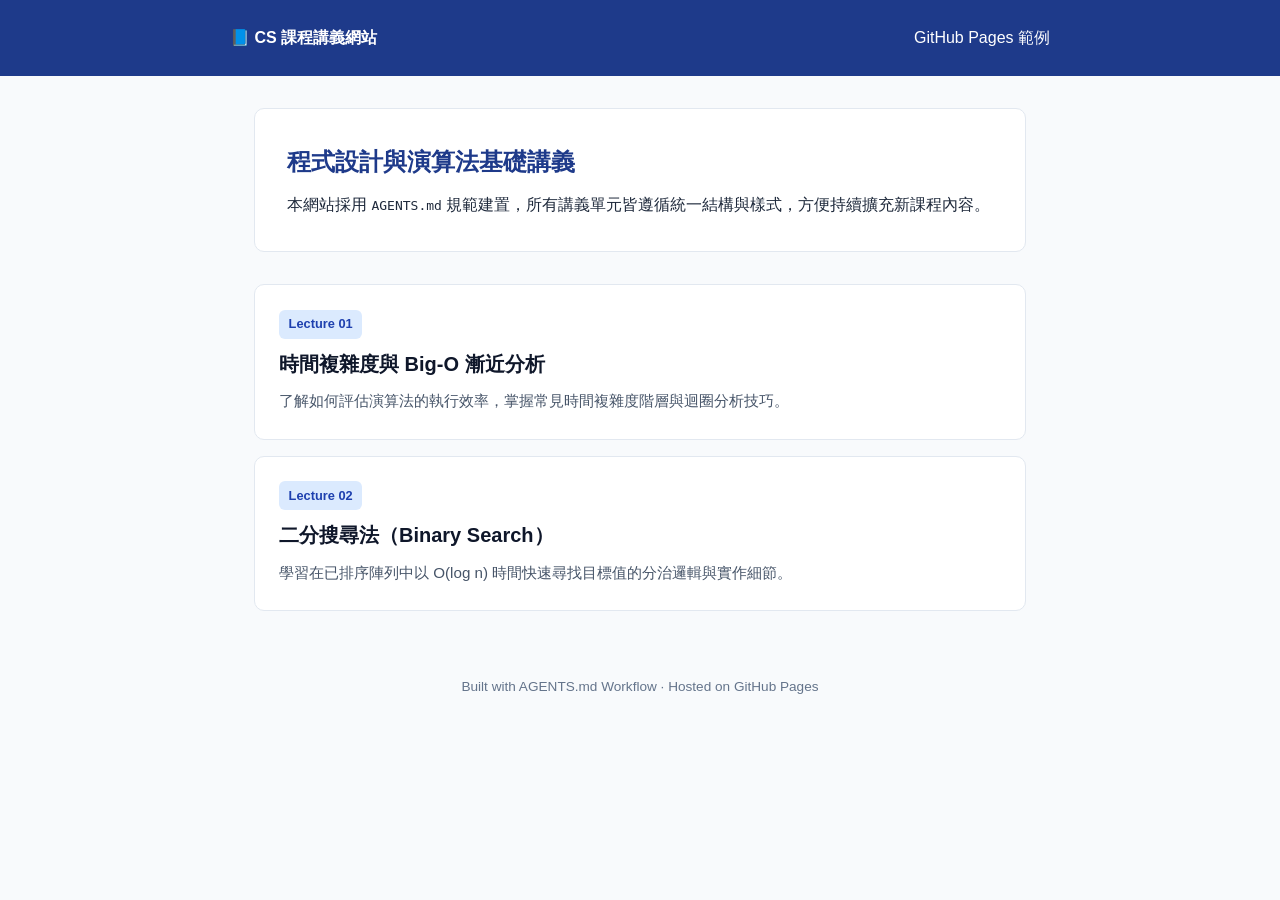
<file: index.html>
<!DOCTYPE html>
<html lang="zh-Hant">
<head>
  <meta charset="UTF-8">
  <meta name="viewport" content="width=device-width, initial-scale=1.0">
  <title>程式設計與演算法課程講義</title>
  <link rel="stylesheet" href="style.css">
</head>
<body>
  <header>
    <div class="container">
      <strong>📘 CS 課程講義網站</strong>
      <span>GitHub Pages 範例</span>
    </div>
  </header>

  <main>
    <section class="hero">
      <h1>程式設計與演算法基礎講義</h1>
      <p>本網站採用 <code>AGENTS.md</code> 規範建置，所有講義單元皆遵循統一結構與樣式，方便持續擴充新課程內容。</p>
    </section>

    <ul class="lesson-list">
      <li class="lesson-item">
        <a href="lectures/lec01-complexity.html">
          <span class="badge">Lecture 01</span>
          <h2>時間複雜度與 Big-O 漸近分析</h2>
          <p>了解如何評估演算法的執行效率，掌握常見時間複雜度階層與迴圈分析技巧。</p>
        </a>
      </li>

      <li class="lesson-item">
        <a href="lectures/lec02-binary-search.html">
          <span class="badge">Lecture 02</span>
          <h2>二分搜尋法（Binary Search）</h2>
          <p>學習在已排序陣列中以 O(log n) 時間快速尋找目標值的分治邏輯與實作細節。</p>
        </a>
      </li>
    </ul>
  </main>

  <footer>
    <p>Built with AGENTS.md Workflow · Hosted on GitHub Pages</p>
  </footer>
</body>
</html>
</file>
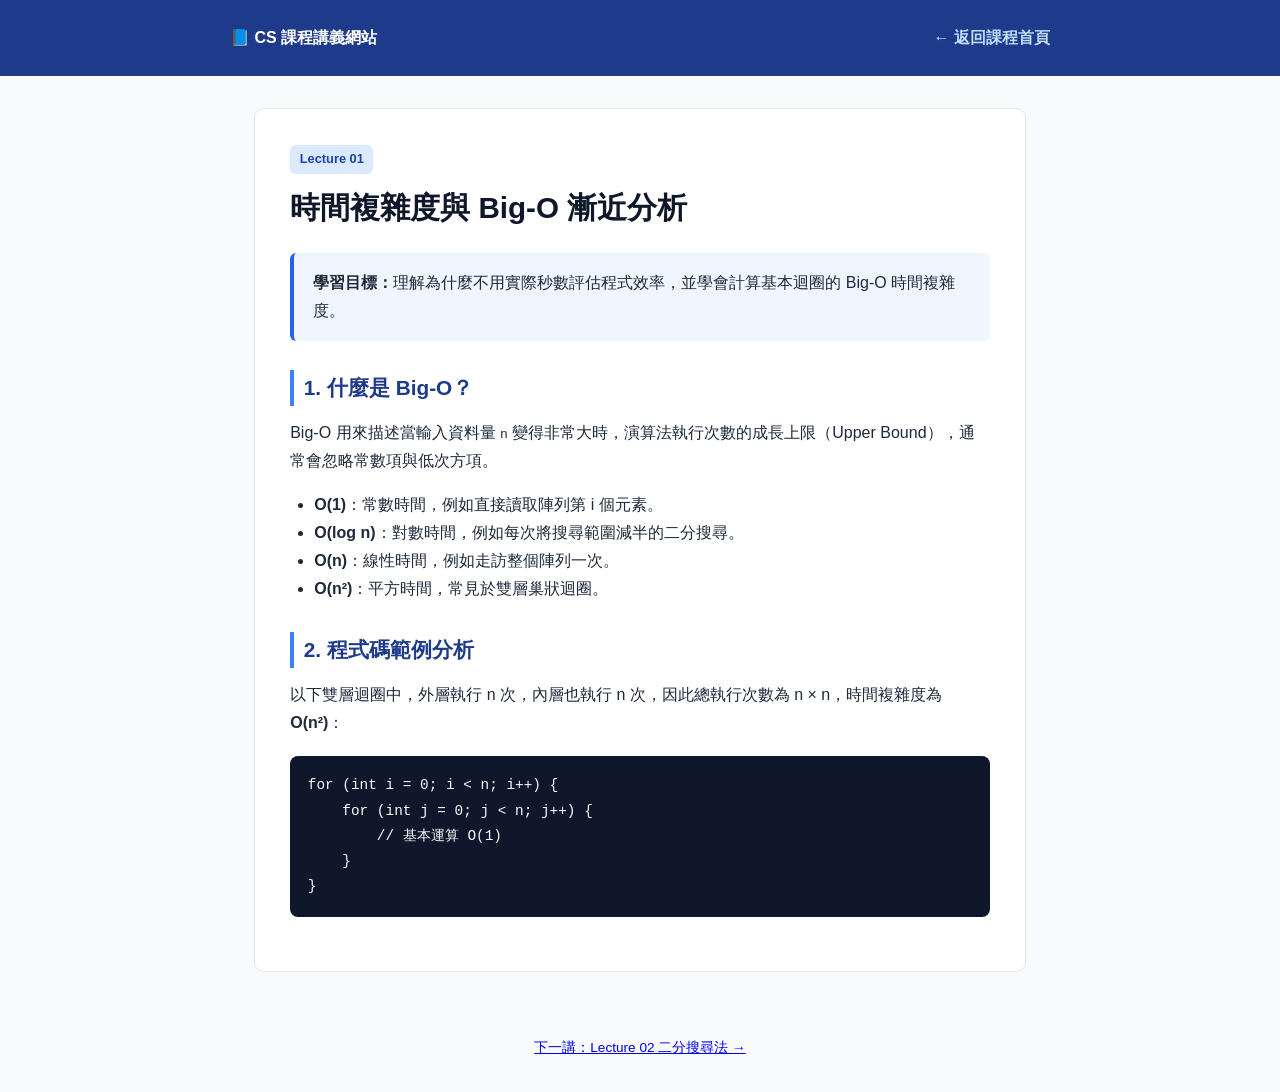
<file: lectures/lec01-complexity.html>
<!DOCTYPE html>
<html lang="zh-Hant">
<head>
  <meta charset="UTF-8">
  <meta name="viewport" content="width=device-width, initial-scale=1.0">
  <title>Lecture 01：時間複雜度與 Big-O 分析</title>
  <link rel="stylesheet" href="../style.css">
</head>
<body>
  <header>
    <div class="container">
      <strong>📘 CS 課程講義網站</strong>
      <a href="../index.html">← 返回課程首頁</a>
    </div>
  </header>

  <main>
    <article class="lecture-card">
      <span class="badge">Lecture 01</span>
      <h1>時間複雜度與 Big-O 漸近分析</h1>

      <div class="note-box">
        <strong>學習目標：</strong>理解為什麼不用實際秒數評估程式效率，並學會計算基本迴圈的 Big-O 時間複雜度。
      </div>

      <h2>1. 什麼是 Big-O？</h2>
      <p>Big-O 用來描述當輸入資料量 <code>n</code> 變得非常大時，演算法執行次數的成長上限（Upper Bound），通常會忽略常數項與低次方項。</p>
      <ul>
        <li><strong>O(1)</strong>：常數時間，例如直接讀取陣列第 i 個元素。</li>
        <li><strong>O(log n)</strong>：對數時間，例如每次將搜尋範圍減半的二分搜尋。</li>
        <li><strong>O(n)</strong>：線性時間，例如走訪整個陣列一次。</li>
        <li><strong>O(n²)</strong>：平方時間，常見於雙層巢狀迴圈。</li>
      </ul>

      <h2>2. 程式碼範例分析</h2>
      <p>以下雙層迴圈中，外層執行 n 次，內層也執行 n 次，因此總執行次數為 n × n，時間複雜度為 <strong>O(n²)</strong>：</p>
      <pre><code>for (int i = 0; i &lt; n; i++) {
    for (int j = 0; j &lt; n; j++) {
        // 基本運算 O(1)
    }
}</code></pre>
    </article>
  </main>

  <footer>
    <p><a href="lec02-binary-search.html">下一講：Lecture 02 二分搜尋法 →</a></p>
  </footer>
</body>
</html>
</file>
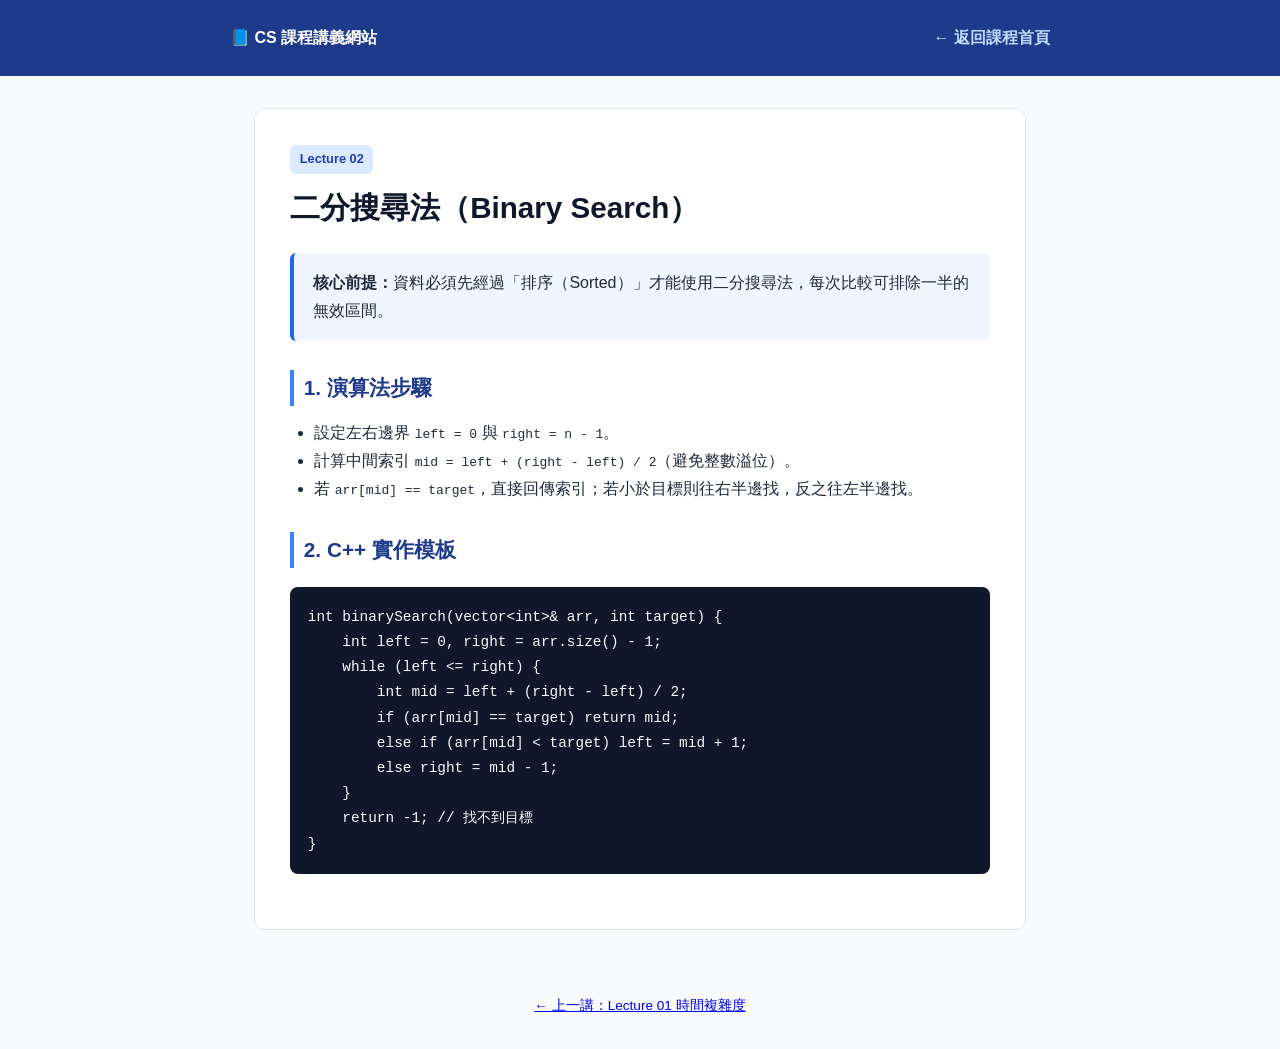
<file: lectures/lec02-binary-search.html>
<!DOCTYPE html>
<html lang="zh-Hant">
<head>
  <meta charset="UTF-8">
  <meta name="viewport" content="width=device-width, initial-scale=1.0">
  <title>Lecture 02：二分搜尋法</title>
  <link rel="stylesheet" href="../style.css">
</head>
<body>
  <header>
    <div class="container">
      <strong>📘 CS 課程講義網站</strong>
      <a href="../index.html">← 返回課程首頁</a>
    </div>
  </header>

  <main>
    <article class="lecture-card">
      <span class="badge">Lecture 02</span>
      <h1>二分搜尋法（Binary Search）</h1>

      <div class="note-box">
        <strong>核心前提：</strong>資料必須先經過「排序（Sorted）」才能使用二分搜尋法，每次比較可排除一半的無效區間。
      </div>

      <h2>1. 演算法步驟</h2>
      <ul>
        <li>設定左右邊界 <code>left = 0</code> 與 <code>right = n - 1</code>。</li>
        <li>計算中間索引 <code>mid = left + (right - left) / 2</code>（避免整數溢位）。</li>
        <li>若 <code>arr[mid] == target</code>，直接回傳索引；若小於目標則往右半邊找，反之往左半邊找。</li>
      </ul>

      <h2>2. C++ 實作模板</h2>
      <pre><code>int binarySearch(vector&lt;int&gt;&amp; arr, int target) {
    int left = 0, right = arr.size() - 1;
    while (left &lt;= right) {
        int mid = left + (right - left) / 2;
        if (arr[mid] == target) return mid;
        else if (arr[mid] &lt; target) left = mid + 1;
        else right = mid - 1;
    }
    return -1; // 找不到目標
}</code></pre>
    </article>
  </main>

  <footer>
    <p><a href="lec01-complexity.html">← 上一講：Lecture 01 時間複雜度</a></p>
  </footer>
</body>
</html>
</file>
<file: style.css>
* {
  box-sizing: border-box;
  margin: 0;
  padding: 0;
}

body {
  font-family: -apple-system, BlinkMacSystemFont, "Segoe UI", Roboto, "Noto Sans TC", sans-serif;
  background-color: #f8fafc;
  color: #1e293b;
  line-height: 1.75;
}

header {
  background-color: #1e3a8a;
  color: #ffffff;
  padding: 1.5rem 2rem;
}

header .container {
  max-width: 820px;
  margin: 0 auto;
  display: flex;
  justify-content: space-between;
  align-items: center;
}

header a {
  color: #bfdbfe;
  text-decoration: none;
  font-weight: 600;
}

header a:hover {
  color: #ffffff;
}

main {
  max-width: 820px;
  margin: 2rem auto;
  padding: 0 1.5rem;
}

.hero {
  background: #ffffff;
  padding: 2rem;
  border-radius: 10px;
  border: 1px solid #e2e8f0;
  margin-bottom: 2rem;
}

.hero h1 {
  color: #1e3a8a;
  margin-bottom: 0.5rem;
}

.lesson-list {
  list-style: none;
  display: flex;
  flex-direction: column;
  gap: 1rem;
}

.lesson-item {
  background: #ffffff;
  border: 1px solid #e2e8f0;
  border-radius: 10px;
  padding: 1.5rem;
  transition: transform 0.15s, border-color 0.15s;
}

.lesson-item:hover {
  transform: translateY(-2px);
  border-color: #3b82f6;
}

.lesson-item a {
  text-decoration: none;
  color: inherit;
  display: block;
}

.badge {
  display: inline-block;
  background: #dbeafe;
  color: #1e40af;
  font-size: 0.8rem;
  font-weight: 700;
  padding: 0.2rem 0.6rem;
  border-radius: 6px;
  margin-bottom: 0.5rem;
}

.lesson-item h2 {
  font-size: 1.25rem;
  color: #0f172a;
  margin-bottom: 0.4rem;
}

.lesson-item p {
  color: #475569;
  font-size: 0.95rem;
}

.lecture-card {
  background: #ffffff;
  border: 1px solid #e2e8f0;
  border-radius: 10px;
  padding: 2.2rem;
}

.lecture-card h1 {
  color: #0f172a;
  margin-bottom: 1rem;
  font-size: 1.85rem;
}

.lecture-card h2 {
  color: #1e3a8a;
  margin: 1.8rem 0 0.8rem;
  padding-left: 0.6rem;
  border-left: 4px solid #3b82f6;
  font-size: 1.3rem;
}

.lecture-card p, .lecture-card ul {
  margin-bottom: 1rem;
}

.lecture-card ul {
  padding-left: 1.5rem;
}

.note-box {
  background: #eff6ff;
  border-left: 4px solid #2563eb;
  padding: 1rem 1.2rem;
  border-radius: 6px;
  margin: 1.2rem 0;
}

pre {
  background: #0f172a;
  color: #f8fafc;
  padding: 1.1rem;
  border-radius: 8px;
  overflow-x: auto;
  margin: 1.2rem 0;
  font-family: Consolas, Monaco, monospace;
  font-size: 0.9rem;
}

footer {
  text-align: center;
  color: #64748b;
  font-size: 0.85rem;
  padding: 2rem 0;
}
</file>
